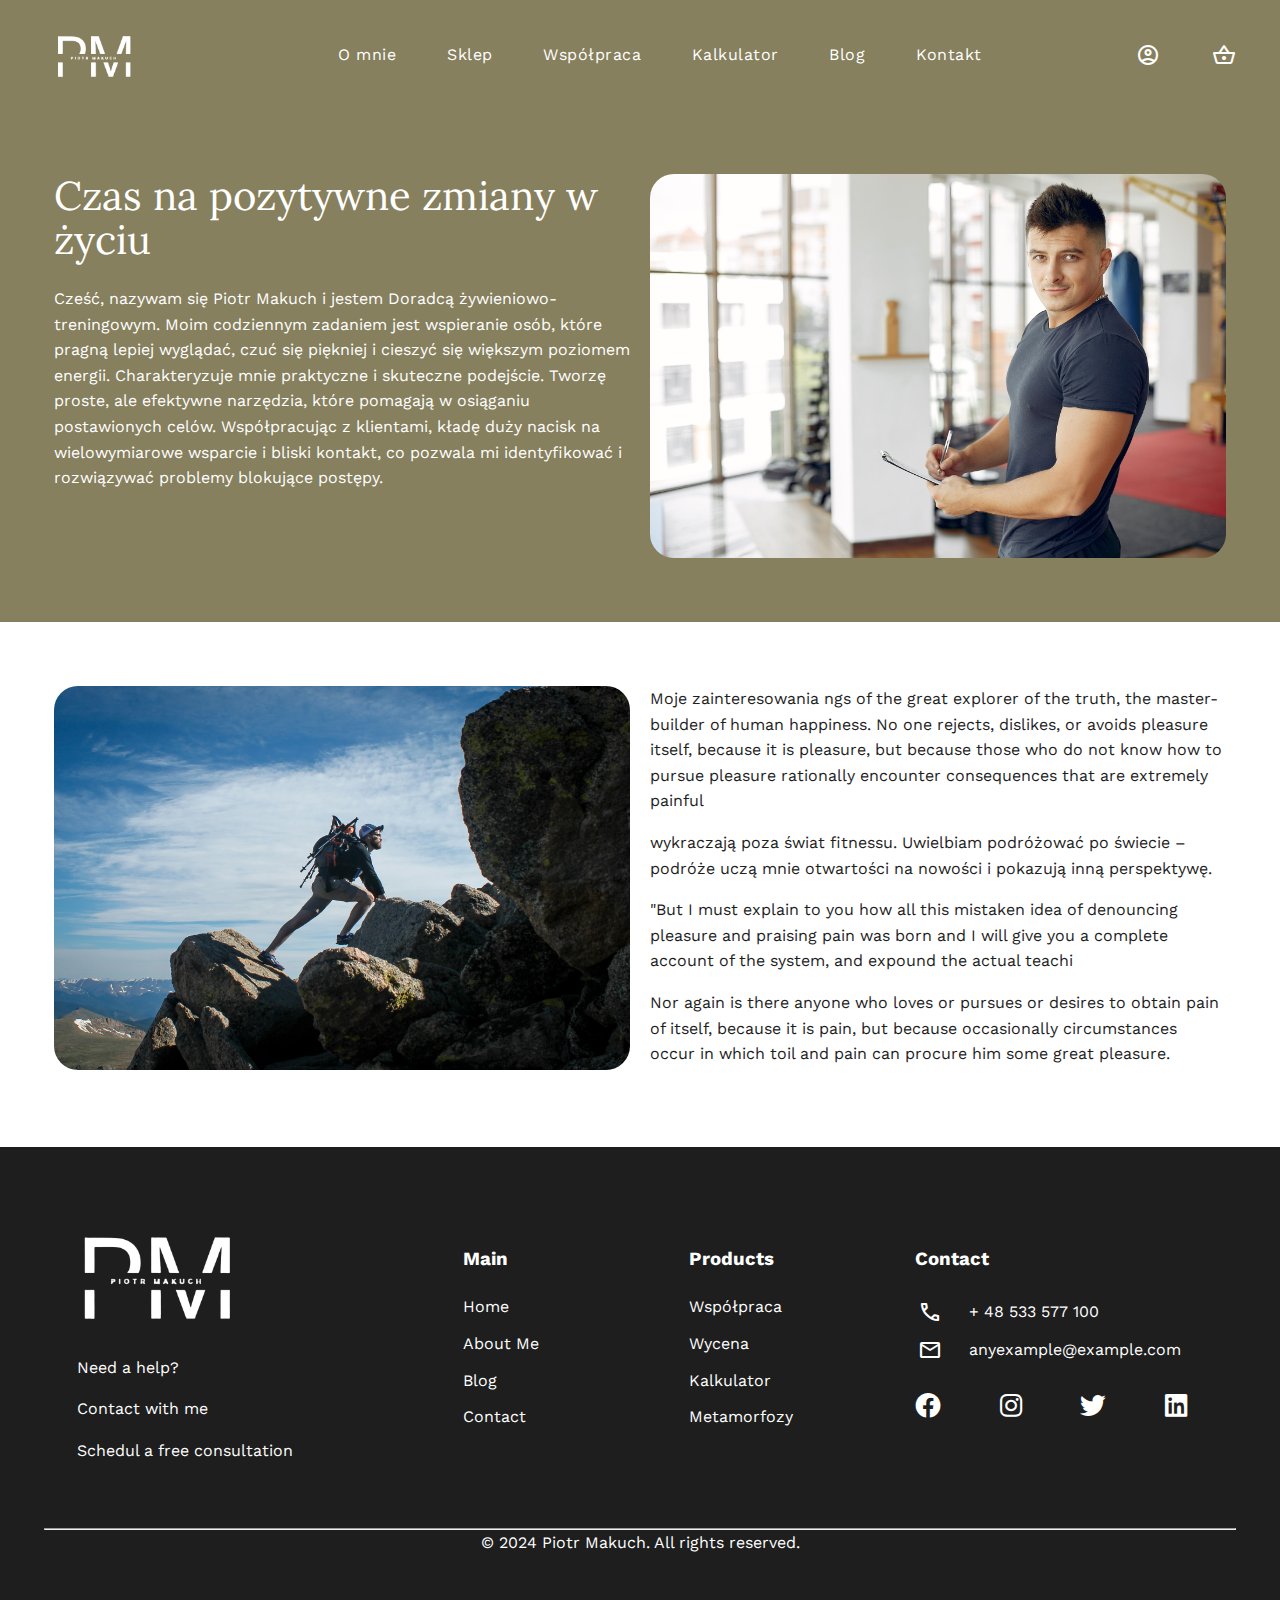
<file: pages/about.html>
<head>

  <title>Piotr Makuch - O mnie</title>

  <link rel="stylesheet" type="text/css" href="/styles/main.css">
  <link rel="stylesheet" type="text/css" href="/styles/about.css">
  
  <link rel="stylesheet" href="https://fonts.googleapis.com/css2?family=Material+Symbols+Outlined:opsz,wght,FILL,GRAD@24,400,0,0" />

  <meta name="viewport" content="width=device-width, initial-scale=1.0">

  <link href="https://fonts.googleapis.com/css2?family=Lora:ital,wght@0,400..700;1,400..700&family=Work+Sans:ital,wght@0,100..900;1,100..900&display=swap" rel="stylesheet">
  <link href="https://fonts.googleapis.com/css2?family=Material+Symbols+Outlined" rel="stylesheet" />

  <link href="https://cdnjs.cloudflare.com/ajax/libs/font-awesome/6.0.0/css/all.min.css" rel="stylesheet">

</head>
<body>
  <header>
    <nav class="navbar navbar-expand-lg navbar-about">
      <div class="container-XXL"> 
        <div class="nav-left-section">
          <a class="navbar-brand" href="/index.html"><img src="/icons/logo/PM_logo_bigger_nobackground_v4.png" class="logo" alt="John Wrestler Fitness Trainer logo"></a>
        </div>
        <div class="nav-middle-section">
          <ul class="navbar-list">
            <li class="navbar-menu-item"><a href="about.html">O mnie</a></li>
            <li class="navbar-menu-item"><a href="shop.html">Sklep</a></li>
            <li class="navbar-menu-item"><a href="coop.html">Współpraca</a></li>
            <li class="navbar-menu-item"><a href="calc.html">Kalkulator</a></li>
            <li class="navbar-menu-item"><a href="blog.html">Blog</a></li>
            <li class="navbar-menu-item"><a href="contact.html">Kontakt</a></li>
          </ul>
        </div>
        <div class="navbar-collapse collapse">
          <a href="#"><div class="material-symbols-outlined size-48">
              menu
            </div></a>
        </div>
        <div class="nav-right-section">
          <div class="nav-card-button"><a href="#">
            <div class="material-symbols-outlined size-24">
            account_circle</div></a>
          </div>
          <div class="nav-card-button"><a href="#">
            <div class="material-symbols-outlined size-24">
          shopping_basket</div></a>
          </div>
        </div>
      </div>
    </nav>
  </header>
  <main>
    <section class="about-me-intro">
      <div class="container-XXL">
        <div class="row justify-content-center">
          <div class="modulo-hero-left-container left-container modulo-container ">
            <div class="modulo-hero_title">
              Czas na pozytywne zmiany w życiu <!--Your time has come or you or you're here because it's your time!-->
            </div>     
            <div class="modulo-hero_desc">
              <p>Cześć, nazywam się Piotr Makuch i jestem Doradcą żywieniowo-treningowym. Moim codziennym zadaniem jest wspieranie osób, które pragną lepiej wyglądać, czuć się piękniej i cieszyć się większym poziomem energii.
                  Charakteryzuje mnie praktyczne i skuteczne podejście.
                  Tworzę proste, ale efektywne narzędzia, które pomagają w osiąganiu postawionych celów. 
                  Współpracując z klientami, kładę duży nacisk na wielowymiarowe wsparcie i bliski kontakt, co pozwala mi identyfikować i rozwiązywać problemy blokujące postępy.</p>
            </div>
          </div>
          <div class="modulo-hero-right-container right-container modulo-container">
            <div class="modulo-hero_img-container img-container"> 
              <img class="modulo-hero-image about-img" src='/images/sports-man-spend-time-morning-gym.jpg' border='0' alt='Nutrional advisor'/>
              </div>
            </div>
          </div>
        </div>
      </div>
    </section>
      <section class="about-offer">
      <div class="container-XXL">
        <div class="row justify-content-center">
          <div class="modulo-hero-left-container left-container">
            <p>Moje zainteresowania ngs of the great explorer of the truth, the master-builder of human happiness. No one rejects, dislikes, or avoids pleasure itself, because it is pleasure, but because those who do not know how to pursue pleasure rationally encounter consequences that are extremely painful</p>wykraczają poza świat fitnessu. Uwielbiam podróżować po świecie – podróże uczą mnie otwartości na nowości i pokazują inną perspektywę.</p>
            <p>"But I must explain to you how all this mistaken idea of denouncing pleasure and praising pain was born and I will give you a complete account of the system, and expound the actual teachi
            <p>Nor again is there anyone who loves or pursues or desires to obtain pain of itself, because it is pain, but because occasionally circumstances occur in which toil and pain can procure him some great pleasure.</p>
          </div>
          <div class="modulo-hero-right-container right-container">
            <div class="img-container">
              <img class="modulo-hero-image" src="/images/climbing-man_2.jpg" alt="climbing-image">
            </div>
            
          </div>
        </div>
        <div class="row justify-content-center">

        </div>
        
      </div>
    </section>
  </main>
  <footer>
    <div class="container-XXL">
      <div class="row justify-cont-spc-between">
        
        <div class="footer-logo-ct footer-ct">
          <img src="/icons/logo/PM_logo_bigger_nobackground_v4.png" alt="John Wrestler Fitness Trainer Logo" class="logo">
          <p>Need a help?</p>
          <p>Contact with me</p>
          <p>Schedul a free consultation</p>
        </div>
        <div class="footer-main-ct footer-ct">
          <h3>Main</h3>
          <ul class="footer-list">
            <li>Home</li>
            <li>About Me</li>
            <li>Blog</li>
            <li>Contact</li>
          </ul>
        </div>
        <div class="footer-prod-ct footer-ct">
          <h3>Products</h3>
          <ul class="footer-list">
            <li>Współpraca</li>
            <li>Wycena</li>
            <li>Kalkulator</li>
            <li>Metamorfozy</li>
          </ul>
        </div>
        <div class="footer-contact-ct footer-ct">
          <h3>Contact</h3>
          <div class="footer-contact__phone">
            <a href="tel: +533577100" class="footer-contact__phone-number">
              <i class="material-symbols-outlined">phone</i>
              <p>+ 48 533 577 100</p>
            </a>
          </div>
          <div class="footer-contact__mail">
            <a href="mailto:example@example.com" class="footer-contact__mail-link">
              <i class="material-symbols-outlined">mail</i>
              <p>anyexample@example.com</p>

            </a>
          </div>
          <div class="footer-contact__soc-med">
            <a href="https://facebook.com" target="_blank" aria-label="Facebook">
              <i class="fa-brands fa-facebook"></i>  
            </a>
            <a href="https://instagram.com" target="_blank" aria-label="Instagram">
              <i class="fa-brands fa-instagram"></i>
            </a>
            <a href="https://twitter.com" target="_blank" aria-label="Twitter">
              <i class="fa-brands fa-twitter"></i>
            </a> 
            <a href="https://linkedin.com" target="_blank" aria-label="Linkedin">
              <i class="fa-brands fa-linkedin"></i>  
            </a>  
          </div>
        </div>
      </div>
      <div class="footer-line"></div>
      <hr>
      <div class="row justify-content-center footer-copyrights"><p>&copy; 2024 Piotr Makuch. All rights reserved.</p></div>
    </div>
    
  </footer>
</body>
</file>
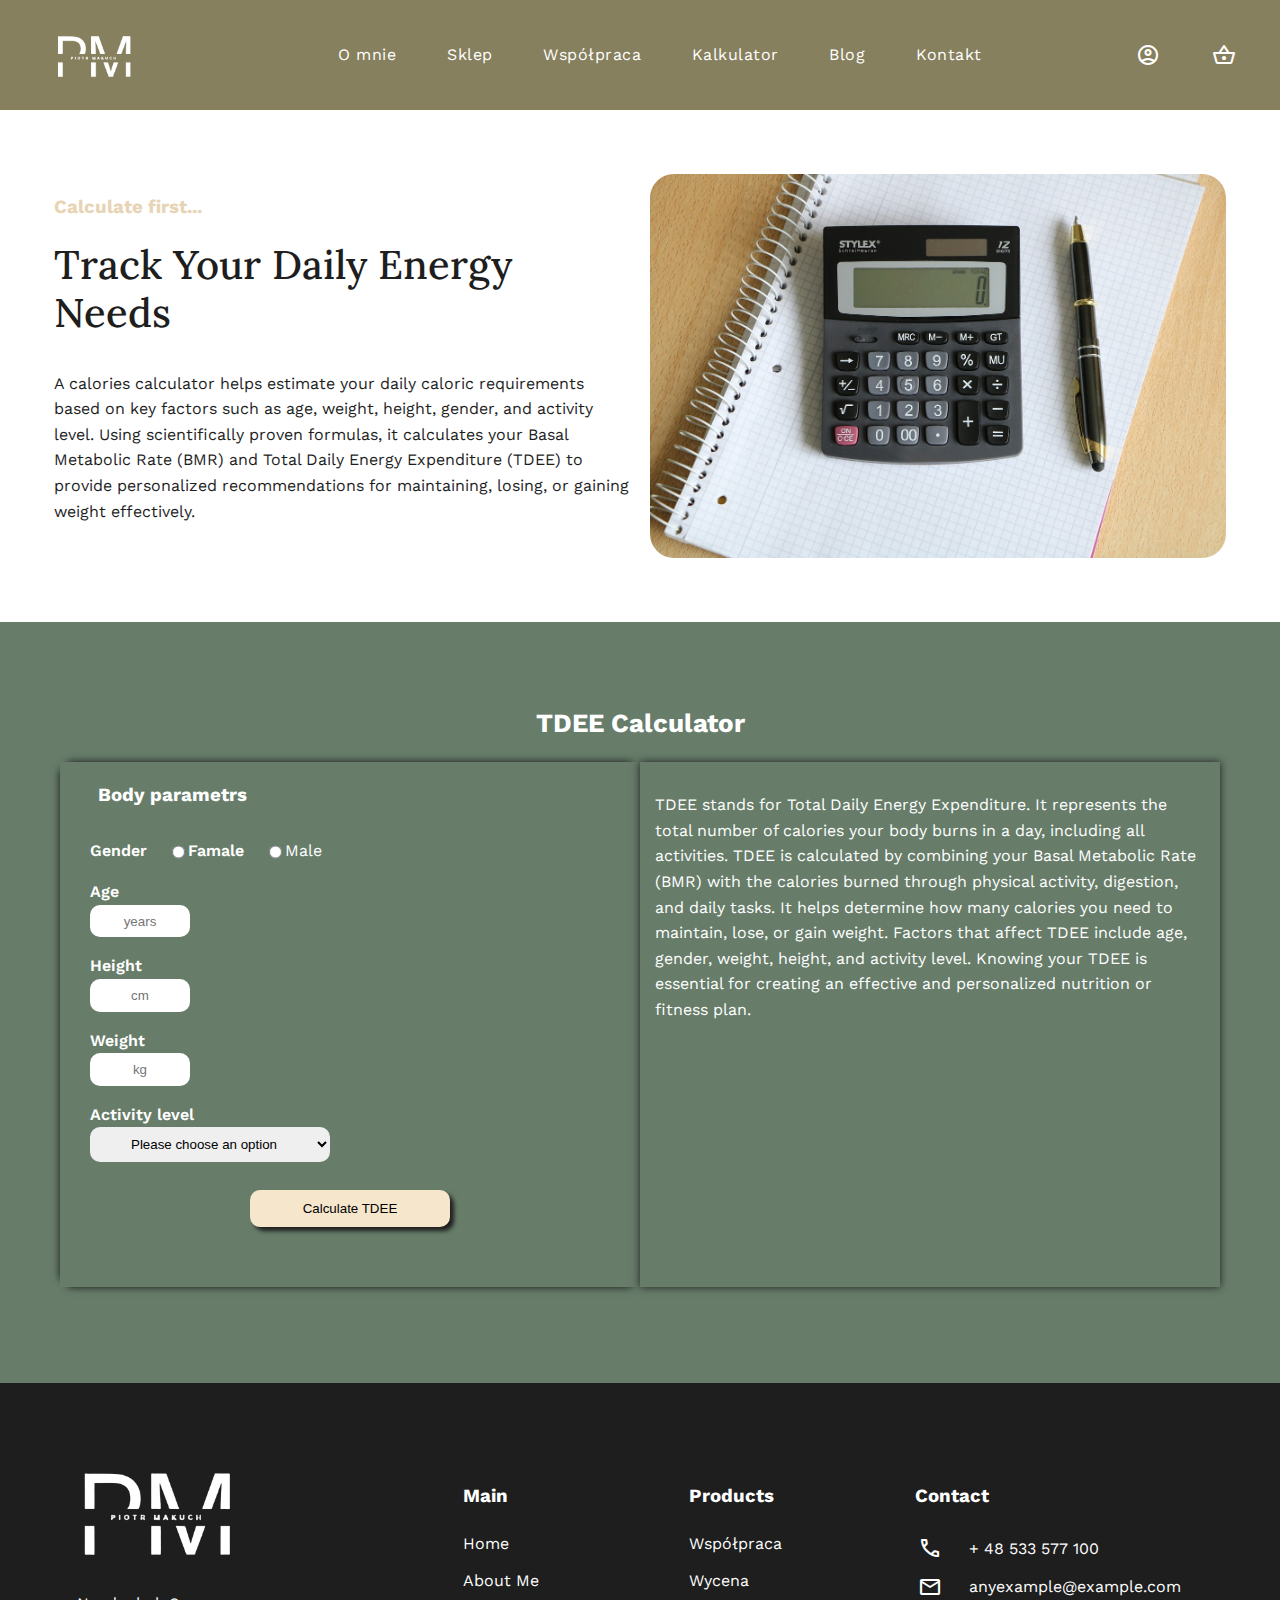
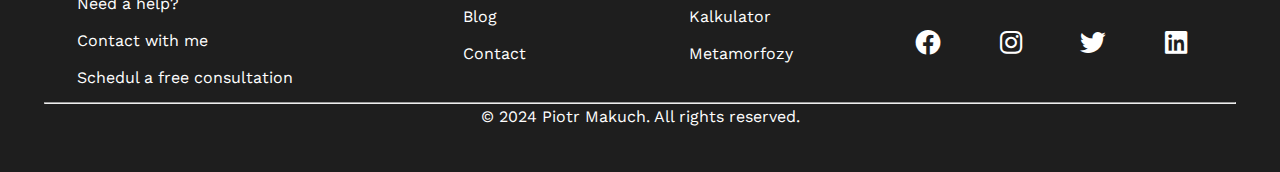
<file: pages/calc.html>
<head>

  <title>Piotr Makuch - Cooperation</title>
  
  <link rel="stylesheet" type="text/css" href="/styles/main.css">
  <link rel="stylesheet" type="text/css" href="/styles/calc.css">
  
  <link rel="stylesheet" href="https://fonts.googleapis.com/css2?family=Material+Symbols+Outlined:opsz,wght,FILL,GRAD@24,400,0,0" />

  <meta name="viewport" content="width=device-width, initial-scale=1.0">

  <link href="https://fonts.googleapis.com/css2?family=Lora:ital,wght@0,400..700;1,400..700&family=Work+Sans:ital,wght@0,100..900;1,100..900&display=swap" rel="stylesheet">
  <link href="https://fonts.googleapis.com/css2?family=Material+Symbols+Outlined" rel="stylesheet" />

  <link href="https://cdnjs.cloudflare.com/ajax/libs/font-awesome/6.0.0/css/all.min.css" rel="stylesheet">

</head>
<body>
  <header>
    <nav class="navbar navbar-expand-lg navbar-about">
      <div class="container-XXL"> 
        <div class="nav-left-section">
          <a class="navbar-brand" href="/index.html"><img src="/icons/logo/PM_logo_bigger_nobackground_v4.png" class="logo" alt="John Wrestler Fitness Trainer logo"></a>
        </div>
        <div class="nav-middle-section">
          <ul class="navbar-list">
            <li class="navbar-menu-item"><a href="about.html">O mnie</a></li>
            <li class="navbar-menu-item"><a href="shop.html">Sklep</a></li>
            <li class="navbar-menu-item"><a href="coop.html">Współpraca</a></li>
            <li class="navbar-menu-item"><a href="calc.html">Kalkulator</a></li>
            <li class="navbar-menu-item"><a href="blog.html">Blog</a></li>
            <li class="navbar-menu-item"><a href="contact.html">Kontakt</a></li>
          </ul>
        </div>
        <div class="navbar-collapse collapse">
          <a href="#"><div class="material-symbols-outlined size-48">
              menu
            </div></a>
        </div>
        <div class="nav-right-section">
          <div class="nav-card-button"><a href="#">
            <div class="material-symbols-outlined size-24">
            account_circle</div></a>
          </div>
          <div class="nav-card-button"><a href="#">
            <div class="material-symbols-outlined size-24">
          shopping_basket</div></a>
          </div>
        </div>
      </div>
    </nav>
  </header>
  <main>
    <section class="coop-entrance">
      <div class="container-XXL">
        <div class="row justify-content-center">
          <div class="modulo-hero-left-container left-container">
            <h3>Calculate first...</h3>
            <h2 class="section-title"> Track Your Daily Energy Needs
            </h2>
            <p> A calories calculator helps estimate your daily caloric requirements based on key factors such as age, weight, height, gender, and activity level. Using scientifically proven formulas, it calculates your Basal Metabolic Rate (BMR) and Total Daily Energy Expenditure (TDEE) to provide personalized recommendations for maintaining, losing, or gaining weight effectively.</p>
          </div>
          <div class="modulo-hero-right-container right-container">
            <div class="img-container">
              <img class="modulo-hero-image" src="../images/calculator1280.jpg" alt="">
            </div>
          </div>
        </div>
      </div>
    </section>
    <section class="coop-modulo">
      <div class="container-XXL">
        <div class="row justify-content-center">
          <h1 class="coop-modulo__title">TDEE Calculator</h1>
        </div>
        <div class="row justify-content-center">
          <div class="home-step-main-box">
            <div class="step-box">
              <div class="step-box-title-ct">
                <h3 class="step-box__title"> Body parametrs
                </h3>
              </div>
              <form action="/submit-form" method="POST" class="coop-boxes-quest-ct">
                <div class="form-container coop-quest__gdr">
                  <div class="form-group justify-left row_dirct">
                    <div class="cpm-input main-label">Gender</div> 
                    <input type="radio" name="gender" id="gender_famale" class="cpm-input">
                    <label for="gender_famale" class="main-label">Famale</label>
                    <input type="radio" name="gender" id="gender_male" class="cpm_input">
                    <label for="gender_male" class="cpm_input">Male</label>
                  </div>
                </div>
                <div class="form-container coop-quest__metric">
                  <div class="form-group">
                    <label for="metric__age" class="cpm-input main-label">Age</label>
                    <input type="text" name="metric" id="metric__age" class="coop-input" placeholder="years" required>
                  </div>
                  <div class="form-group">
                    <label for="metric__height" class="cpm-input main-label">Height</label>
                    <input type="text" name="metric" id="metric__height" class="coop-input" placeholder="cm" required>
                  </div>
                  <div class="form-group">
                    <label for="metric__weight" class="cpm-input main-label">Weight</label>
                    <input type="text" name="metric" id="metric__weight" class="coop-input" placeholder="kg" required>
                  </div>
                  <div class="form-group activity_select_form">
                    <label for="activity_lvl" class="cpm-input main-label">Activity level</label>
                    <select name="metric" id="activity_lvl" class="coop-input select_form" required>
                      <option value="">Please choose an option</option>
                      <option value="1.2">Sedentary (little or no excercise)</option>
                      <option value="1.375">Lightly active (light exercise 1–3 days/week)</option>
                      <option value="1.55">Moderately active (moderately exercise 3–5 days/week)</option>
                      <option value="1.75">Very active (hard exercise 6-7 days/week)</option>
                      <option value="1.9">Extra active (very hard exercise + physical job)</option>
                    </select>
                  </div>
                </div>
                <div class="calc-btn-ctn">
                  <button class="home-step-button">
                    Calculate TDEE
                  </button>
                </div>
              </form>
            </div>
          </div>  
          <div class="home-step-main-box">
            <p> TDEE stands for Total Daily Energy Expenditure. It represents the total number of calories your body burns in a day, including all activities. TDEE is calculated by combining your Basal Metabolic Rate (BMR) with the calories burned through physical activity, digestion, and daily tasks. It helps determine how many calories you need to maintain, lose, or gain weight. Factors that affect TDEE include age, gender, weight, height, and activity level. Knowing your TDEE is essential for creating an effective and personalized nutrition or fitness plan.</p>
          </div>        
        </div>
      </div>
    </section>
  </main>
  <footer>
    <div class="container-XXL">
      <div class="row justify-cont-spc-between">
        
        <div class="footer-logo-ct footer-ct">
          <img src="/icons/logo/PM_logo_bigger_nobackground_v4.png" alt="John Wrestler Fitness Trainer Logo" class="logo">
          <p>Need a help?</p>
          <p>Contact with me</p>
          <p>Schedul a free consultation</p>
        </div>
        <div class="footer-main-ct footer-ct">
          <h3>Main</h3>
          <ul class="footer-list">
            <li>Home</li>
            <li>About Me</li>
            <li>Blog</li>
            <li>Contact</li>
          </ul>
        </div>
        <div class="footer-prod-ct footer-ct">
          <h3>Products</h3>
          <ul class="footer-list">
            <li>Współpraca</li>
            <li>Wycena</li>
            <li>Kalkulator</li>
            <li>Metamorfozy</li>
          </ul>
        </div>
        <div class="footer-contact-ct footer-ct">
          <h3>Contact</h3>
          <div class="footer-contact__phone">
            <a href="tel: +533577100" class="footer-contact__phone-number">
              <i class="material-symbols-outlined">phone</i>
              <p>+ 48 533 577 100</p>
            </a>
          </div>
          <div class="footer-contact__mail">
            <a href="mailto:example@example.com" class="footer-contact__mail-link">
              <i class="material-symbols-outlined">mail</i>
              <p>anyexample@example.com</p>

            </a>
          </div>
          <div class="footer-contact__soc-med">
            <a href="https://facebook.com" target="_blank" aria-label="Facebook">
              <i class="fa-brands fa-facebook"></i>  
            </a>
            <a href="https://instagram.com" target="_blank" aria-label="Instagram">
              <i class="fa-brands fa-instagram"></i>
            </a>
            <a href="https://twitter.com" target="_blank" aria-label="Twitter">
              <i class="fa-brands fa-twitter"></i>
            </a> 
            <a href="https://linkedin.com" target="_blank" aria-label="Linkedin">
              <i class="fa-brands fa-linkedin"></i>  
            </a>  
          </div>
        </div>
      </div>
      <div class="footer-line"></div>
      <hr>
      <div class="row justify-content-center footer-copyrights"><p>&copy; 2024 Piotr Makuch. All rights reserved.</p></div>
    </div>
    
  </footer>
</body>
</file>
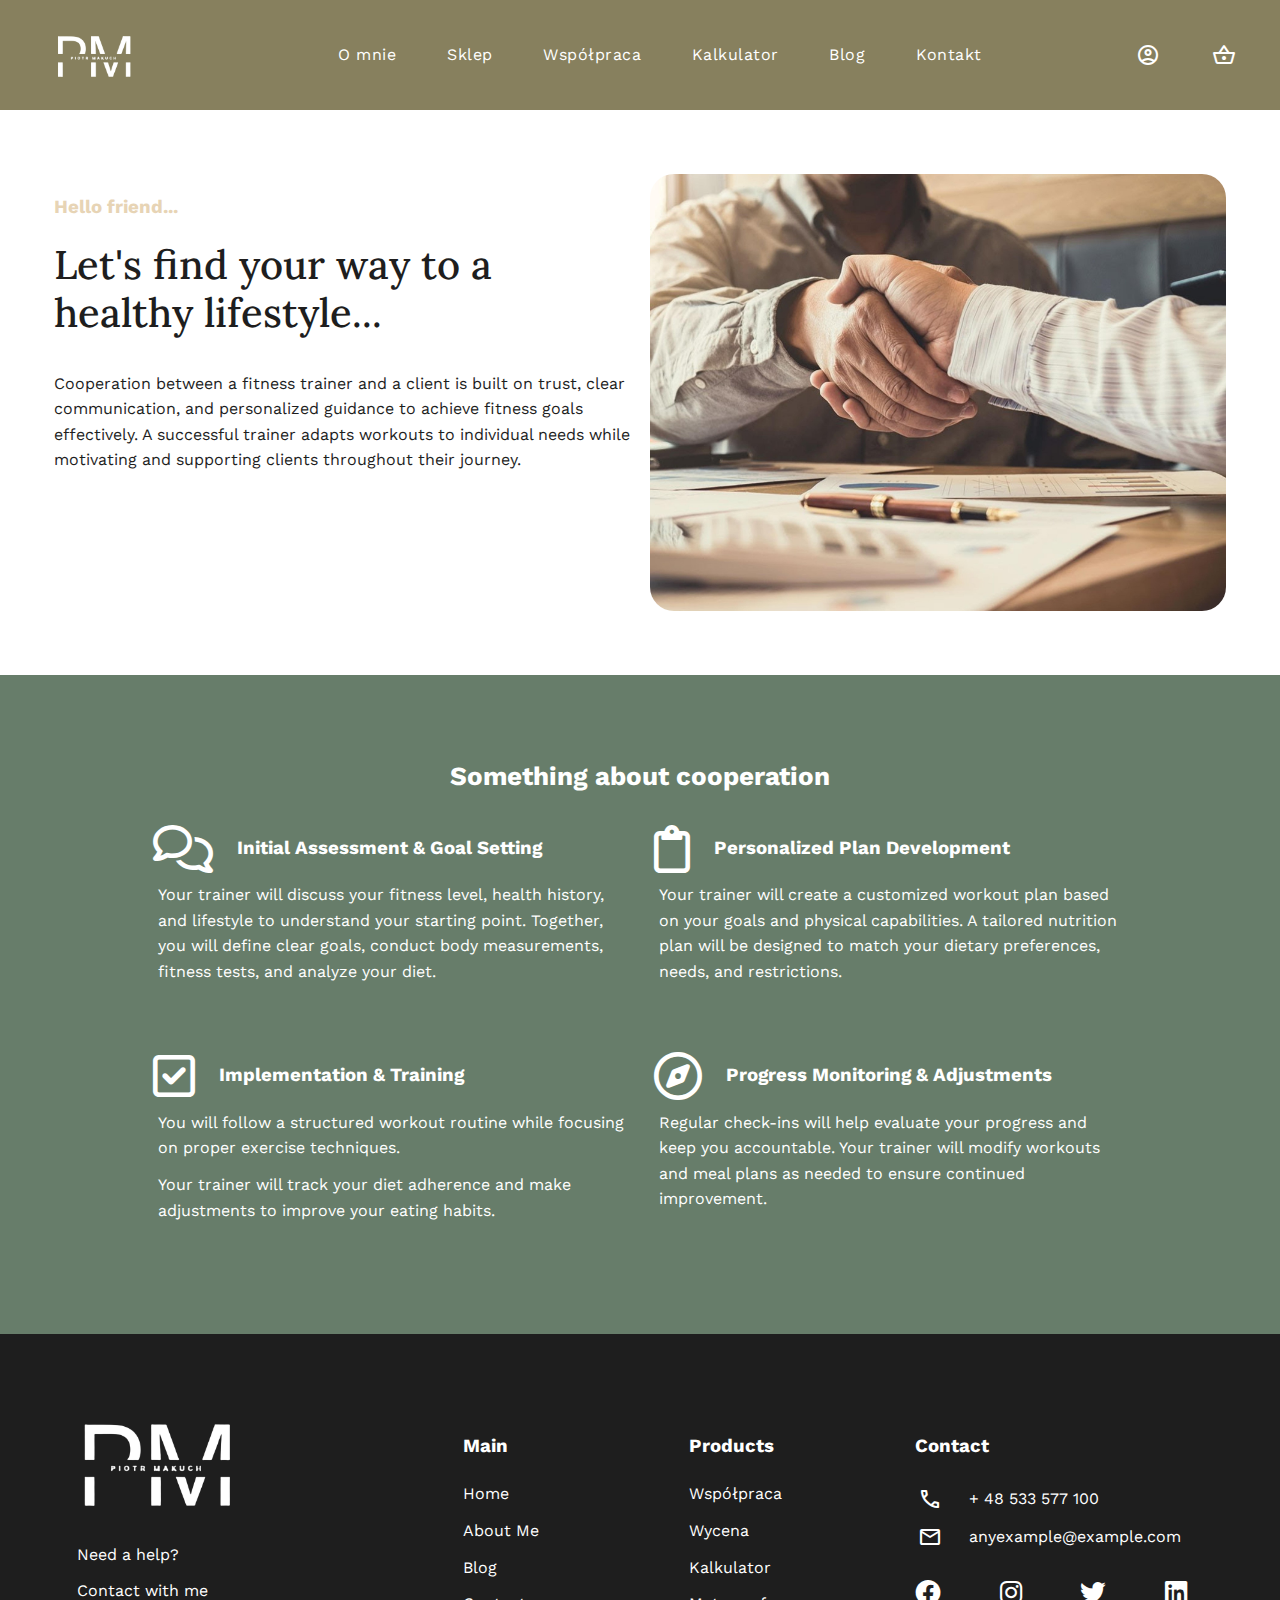
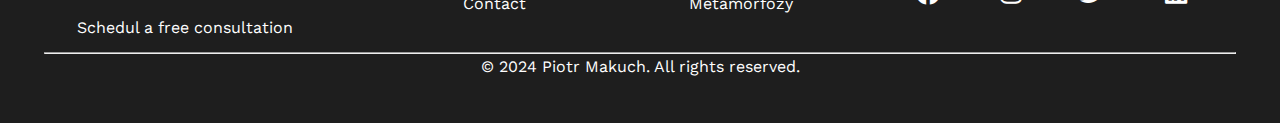
<file: pages/coop.html>
<head>

  <title>Piotr Makuch - Cooperation</title>
  
  <link rel="stylesheet" type="text/css" href="/styles/main.css">
  <link rel="stylesheet" type="text/css" href="/styles/coop.css">
  
  <link rel="stylesheet" href="https://fonts.googleapis.com/css2?family=Material+Symbols+Outlined:opsz,wght,FILL,GRAD@24,400,0,0" />

  <meta name="viewport" content="width=device-width, initial-scale=1.0">

  <link href="https://fonts.googleapis.com/css2?family=Lora:ital,wght@0,400..700;1,400..700&family=Work+Sans:ital,wght@0,100..900;1,100..900&display=swap" rel="stylesheet">
  <link href="https://fonts.googleapis.com/css2?family=Material+Symbols+Outlined" rel="stylesheet" />

  <link href="https://cdnjs.cloudflare.com/ajax/libs/font-awesome/6.0.0/css/all.min.css" rel="stylesheet">

</head>
<body>
  <header>
    <nav class="navbar navbar-expand-lg navbar-about">
      <div class="container-XXL"> 
        <div class="nav-left-section">
          <a class="navbar-brand" href="/index.html"><img src="/icons/logo/PM_logo_bigger_nobackground_v4.png" class="logo" alt="John Wrestler Fitness Trainer logo"></a>
        </div>
        <div class="nav-middle-section">
          <ul class="navbar-list">
            <li class="navbar-menu-item"><a href="about.html">O mnie</a></li>
            <li class="navbar-menu-item"><a href="shop.html">Sklep</a></li>
            <li class="navbar-menu-item"><a href="coop.html">Współpraca</a></li>
            <li class="navbar-menu-item"><a href="calc.html">Kalkulator</a></li>
            <li class="navbar-menu-item"><a href="blog.html">Blog</a></li>
            <li class="navbar-menu-item"><a href="contact.html">Kontakt</a></li>
          </ul>
        </div>
        <div class="navbar-collapse collapse">
          <a href="#"><div class="material-symbols-outlined size-48">
              menu
            </div></a>
        </div>
        <div class="nav-right-section">
          <div class="nav-card-button"><a href="#">
            <div class="material-symbols-outlined size-24">
            account_circle</div></a>
          </div>
          <div class="nav-card-button"><a href="#">
            <div class="material-symbols-outlined size-24">
          shopping_basket</div></a>
          </div>
        </div>
      </div>
    </nav>
  </header>
  <main>
    <section class="coop-entrance">
      <div class="container-XXL">
        <div class="row justify-content-center">
          <div class="modulo-hero-left-container left-container">
            <h3>Hello friend...</h3>
            <h2 class="section-title"> Let's find your way to a healthy lifestyle...</h2>
            <p> Cooperation between a fitness trainer and a client is built on trust, clear communication, and personalized guidance to achieve fitness goals effectively. A successful trainer adapts workouts to individual needs while motivating and supporting clients throughout their journey.</p>
          </div>
          <div class="modulo-hero-right-container right-container">
            <div class="img-container">
              <img class="modulo-hero-image" src="../images/coop_deal2.jpg" alt="">
            </div>
          </div>
        </div>
      </div>
    </section>
    <section class="coop-modulo">
      <div class="container-XXL">
        <div class="row justify-content-center">
          <h1 class="coop-modulo__title">Something about cooperation</h1>
        </div>
        <div class="row justify-content-center">
          <div class="home-step-main-box">
            <div class="step-box">
              <div class="step-box-title-ct">
                <div class="step-box-title__icon-ct">
                  <i class="step-box__icon fa-regular fa-comments "></i>
                </div>
                <h3 class="step-box__title"> Initial Assessment & Goal Setting
                </h3>
              </div>
              <div class="step-box-thumb">
              <div class="products__boxes-desc__txt">
                  <p>Your trainer will discuss your fitness level, health history, and lifestyle to understand your starting point.
                    Together, you will define clear goals, conduct body measurements, fitness tests, and analyze your diet.</p>
              </div>
              </div>
            </div>
          </div>          
          <div class="home-step-main-box">
            <div class="step-box">
              <div class="step-box-title-ct">
                <div class="step-box-title__icon-ct">
                  <i class="step-box__icon fa-regular fa-clipboard"></i>
                </div>
                <h3 class="step-box__title"> Personalized Plan Development
                </h3>
              </div>
              <div class="step-box-thumb">
              <div class="products__boxes-desc__txt">
                  <p>Your trainer will create a customized workout plan based on your goals and physical capabilities.
                    A tailored nutrition plan will be designed to match your dietary preferences, needs, and restrictions.
                  </p>
              </div>
              </div>
            </div>
          </div>          
          <div class="home-step-main-box">
            <div class="step-box">
              <div class="step-box-title-ct">
                <div class="step-box-title__icon-ct">
                  <i class="step-box__icon fa-regular fa-square-check"></i>
                </div>
                <h3 class="step-box__title"> Implementation & Training
                </h3>
              </div>
              <div class="step-box-thumb">
              <div class="products__boxes-desc__txt">
                  <p>You will follow a structured workout routine while focusing on proper exercise techniques.</p>
                  Your trainer will track your diet adherence and make adjustments to improve your eating habits.
              </div>
              </div>
            </div>
          </div>          
          <div class="home-step-main-box">
            <div class="step-box">
              <div class="step-box-title-ct">
                <div class="step-box-title__icon-ct">
                  <i class="step-box__icon fa-regular fa-compass"></i>
                </div>
                <h3 class="step-box__title"> Progress Monitoring & Adjustments
                </h3>
              </div>
              <div class="step-box-thumb">
              <div class="products__boxes-desc__txt">
                  <p>Regular check-ins will help evaluate your progress and keep you accountable.
                    Your trainer will modify workouts and meal plans as needed to ensure continued improvement.
                  </p>
              </div>
              </div>
            </div>
          </div>          
        </div>
      </div>
    </section>
  </main>
  <footer>
    <div class="container-XXL">
      <div class="row justify-cont-spc-between">
        
        <div class="footer-logo-ct footer-ct">
          <img src="/icons/logo/PM_logo_bigger_nobackground_v4.png" alt="John Wrestler Fitness Trainer Logo" class="logo">
          <p>Need a help?</p>
          <p>Contact with me</p>
          <p>Schedul a free consultation</p>
        </div>
        <div class="footer-main-ct footer-ct">
          <h3>Main</h3>
          <ul class="footer-list">
            <li>Home</li>
            <li>About Me</li>
            <li>Blog</li>
            <li>Contact</li>
          </ul>
        </div>
        <div class="footer-prod-ct footer-ct">
          <h3>Products</h3>
          <ul class="footer-list">
            <li>Współpraca</li>
            <li>Wycena</li>
            <li>Kalkulator</li>
            <li>Metamorfozy</li>
          </ul>
        </div>
        <div class="footer-contact-ct footer-ct">
          <h3>Contact</h3>
          <div class="footer-contact__phone">
            <a href="tel: +533577100" class="footer-contact__phone-number">
              <i class="material-symbols-outlined">phone</i>
              <p>+ 48 533 577 100</p>
            </a>
          </div>
          <div class="footer-contact__mail">
            <a href="mailto:example@example.com" class="footer-contact__mail-link">
              <i class="material-symbols-outlined">mail</i>
              <p>anyexample@example.com</p>

            </a>
          </div>
          <div class="footer-contact__soc-med">
            <a href="https://facebook.com" target="_blank" aria-label="Facebook">
              <i class="fa-brands fa-facebook"></i>  
            </a>
            <a href="https://instagram.com" target="_blank" aria-label="Instagram">
              <i class="fa-brands fa-instagram"></i>
            </a>
            <a href="https://twitter.com" target="_blank" aria-label="Twitter">
              <i class="fa-brands fa-twitter"></i>
            </a> 
            <a href="https://linkedin.com" target="_blank" aria-label="Linkedin">
              <i class="fa-brands fa-linkedin"></i>  
            </a>  
          </div>
        </div>
      </div>
      <div class="footer-line"></div>
      <hr>
      <div class="row justify-content-center footer-copyrights"><p>&copy; 2024 Piotr Makuch. All rights reserved.</p></div>
    </div>
    
  </footer>
</body>
</file>
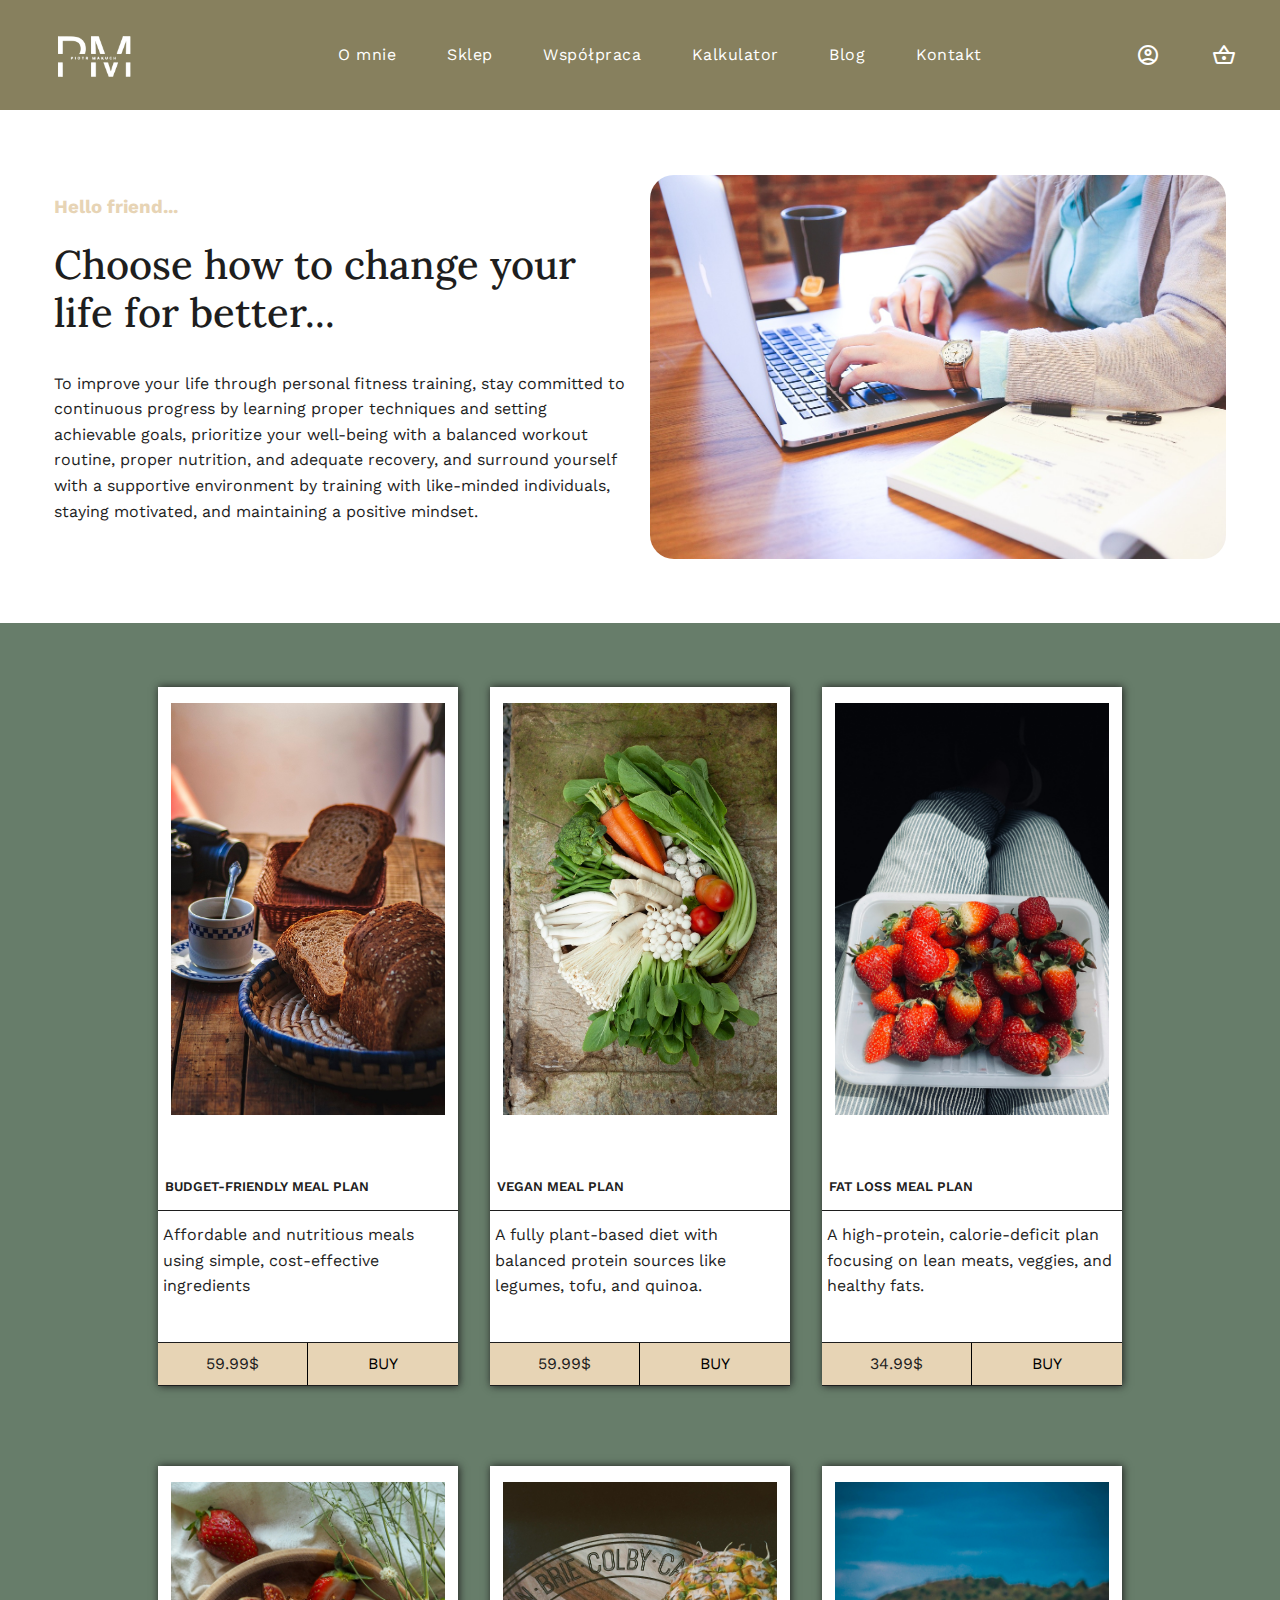
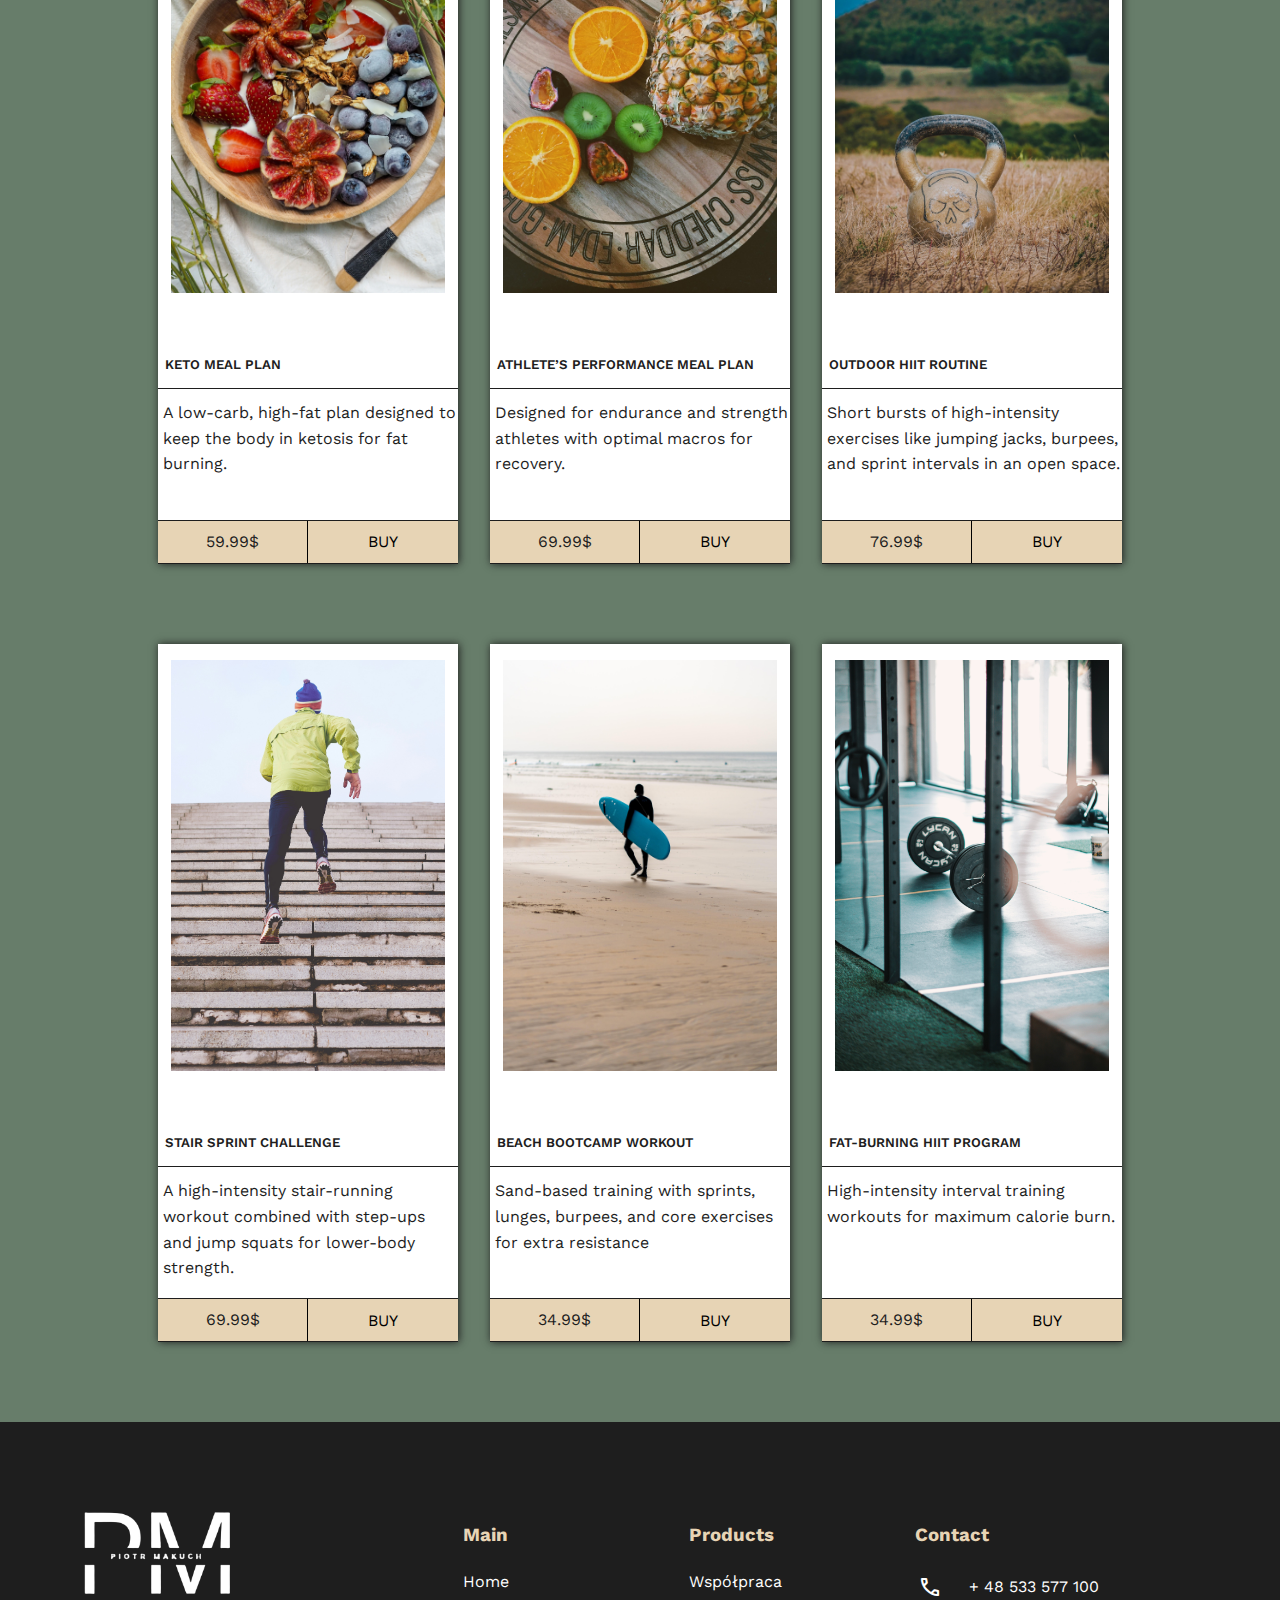
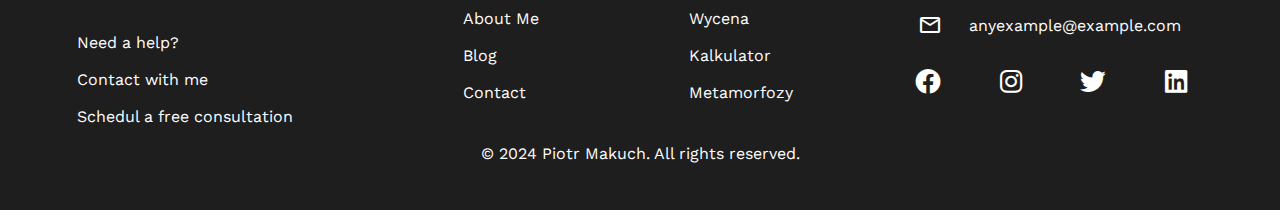
<file: pages/shop.html>
<head>

  <title>Piotr Makuch - Sklep</title>
  
  <link rel="stylesheet" type="text/css" href="/styles/main.css">
  <link rel="stylesheet" type="text/css" href="/styles/shop.css">
  
  <link rel="stylesheet" href="https://fonts.googleapis.com/css2?family=Material+Symbols+Outlined:opsz,wght,FILL,GRAD@24,400,0,0" />

  <meta name="viewport" content="width=device-width, initial-scale=1.0">

  <link href="https://fonts.googleapis.com/css2?family=Lora:ital,wght@0,400..700;1,400..700&family=Work+Sans:ital,wght@0,100..900;1,100..900&display=swap" rel="stylesheet">
  <link href="https://fonts.googleapis.com/css2?family=Material+Symbols+Outlined" rel="stylesheet" />

  <link href="https://cdnjs.cloudflare.com/ajax/libs/font-awesome/6.0.0/css/all.min.css" rel="stylesheet">

</head>
<body>
  <header>
    <nav class="navbar navbar-expand-lg navbar-about">
      <div class="container-XXL"> 
        <div class="nav-left-section">
          <a class="navbar-brand" href="/index.html"><img src="/icons/logo/PM_logo_bigger_nobackground_v4.png" class="logo" alt="John Wrestler Fitness Trainer logo"></a>
        </div>
        <div class="nav-middle-section">
          <ul class="navbar-list">
            <li class="navbar-menu-item"><a href="about.html">O mnie</a></li>
            <li class="navbar-menu-item"><a href="shop.html">Sklep</a></li>
            <li class="navbar-menu-item"><a href="coop.html">Współpraca</a></li>
            <li class="navbar-menu-item"><a href="calc.html">Kalkulator</a></li>
            <li class="navbar-menu-item"><a href="blog.html">Blog</a></li>
            <li class="navbar-menu-item"><a href="contact.html">Kontakt</a></li>
          </ul>
        </div>
        <div class="navbar-collapse collapse">
          <a href="#"><div class="material-symbols-outlined size-48">
              menu
            </div></a>
        </div>
        <div class="nav-right-section">
          <div class="nav-card-button"><a href="#">
            <div class="material-symbols-outlined size-24">
            account_circle</div></a>
          </div>
          <div class="nav-card-button"><a href="#">
            <div class="material-symbols-outlined size-24">
          shopping_basket</div></a>
          </div>
        </div>
      </div>
    </nav>
  </header>
  <main>
    <section class="shop-entrance">
      <div class="container-XXL">
        <div class="row justify-content-center">
          <div class="modulo-hero-left-container left-container">
            <h3>Hello friend...</h3>
            <h2 class="section-title"> Choose how to change your life for better...</h2>
            <div class="section-title__disc"><p>To improve your life through personal fitness training, stay committed to continuous progress by learning proper techniques and setting achievable goals, prioritize your well-being with a balanced workout routine, proper nutrition, and adequate recovery, and surround yourself with a supportive environment by training with like-minded individuals, staying motivated, and maintaining a positive mindset.</p></div>
          </div>
          <div class="modulo-hero-right-container right-container">
            <div class="img-container">
              <img class="modulo-hero-image" src="/images/typing.jpg" alt="">
            </div>
          </div>
        </div>
      </div>
    </section>
    <section class="shop-products__container">
      <div class="container-XXL">
        <div class="row justify-content-center">
          <div class="shop-product__main-box">
            <div class="products__boxes">
              <div class="products__boxes-image">
                <img src='/images/shop_box_images.jpg' alt="initial consultation">
              </div>
              <div class="products__boxes-desc">
                <h5 class="products__boxes-desc__title">Budget-Friendly Meal Plan</h5>
                <hr>
                <div class="products__boxes-desc__txt">
                  <p>Affordable and nutritious meals using simple, cost-effective ingredients</p>
                </div>
                <hr>
                <div class="products__boxes-desc__buy-cont">
                  <div class="products__boxes-desc__price">59.99$</div>
                  <div class="vertical-line"></div>
                  <div class="products__boxes-desc__button-container">
                    <button class="shop_product_button">Buy</button>
                  </div>
                </div>
                <hr>
              </div>
            </div>
          </div>
          <div class="shop-product__main-box">
            <div class="products__boxes">
              <div class="products__boxes-image">
                <img src='/images/shop_box_images44.jpg' alt="initial consultation">
              </div>
              <div class="products__boxes-desc">
                <h5 class="products__boxes-desc__title">Vegan Meal Plan</h5>
                <hr>
                <div class="products__boxes-desc__txt">
                  <p>A fully plant-based diet with balanced protein sources like legumes, tofu, and quinoa.</p>
                </div>
                <hr>
                <div class="products__boxes-desc__buy-cont">
                  <div class="products__boxes-desc__price">59.99$</div>
                  <div class="vertical-line"></div>
                  <div class="products__boxes-desc__button-container">
                    <button class="shop_product_button">Buy</button>
                  </div>
                </div>
                <hr>
              </div>
            </div>
          </div>
          
          <div class="shop-product__main-box">
            <div class="products__boxes">
              <div class="products__boxes-image">
                <img src='/images/shop_box_images6.jpg' alt="initial consultation">
              </div>
              <div class="products__boxes-desc">
                <h5 class="products__boxes-desc__title">Fat Loss Meal Plan</h5>
                <hr>
                <div class="products__boxes-desc__txt">
                  <p>A high-protein, calorie-deficit plan focusing on lean meats, veggies, and healthy fats.</p>
                </div>
                <hr>
                <div class="products__boxes-desc__buy-cont">
                  <div class="products__boxes-desc__price">34.99$</div>
                  <div class="vertical-line"></div>
                  <div class="products__boxes-desc__button-container">
                    <button class="shop_product_button">Buy</button>
                  </div>
                </div>
                <hr>
              </div>
            </div>
          </div>
          <div class="shop-product__main-box">
            <div class="products__boxes">
              <div class="products__boxes-image">
                <img src='/images/shop_box_images7.jpg' alt="initial consultation">
              </div>
              <div class="products__boxes-desc">
                <h5 class="products__boxes-desc__title">Keto Meal Plan</h5>
                <hr>
                <div class="products__boxes-desc__txt">
                  <p>A low-carb, high-fat plan designed to keep the body in ketosis for fat burning.</p>
                </div>
                <hr>
                <div class="products__boxes-desc__buy-cont">
                  <div class="products__boxes-desc__price">59.99$</div>
                  <div class="vertical-line"></div>
                  <div class="products__boxes-desc__button-container">
                    <button class="shop_product_button">Buy</button>
                  </div>
                </div>
                <hr>
              </div>
            </div>
          </div>
          <div class="shop-product__main-box">
            <div class="products__boxes">
              <div class="products__boxes-image">
                <img src='/images/shop_box_images9.jpg' alt="initial consultation">
              </div>
              <div class="products__boxes-desc">
                <h5 class="products__boxes-desc__title">Athlete’s Performance Meal Plan</h5>
                <hr>
                <div class="products__boxes-desc__txt">
                  <p>Designed for endurance and strength athletes with optimal macros for recovery.</p>
                </div>
                <hr>
                <div class="products__boxes-desc__buy-cont">
                  <div class="products__boxes-desc__price">69.99$</div>
                  <div class="vertical-line"></div>
                  <div class="products__boxes-desc__button-container">
                    <button class="shop_product_button">Buy</button>
                  </div>
                </div>
                <hr>
              </div>
            </div>
          </div>
          <div class="shop-product__main-box">
            <div class="products__boxes">
              <div class="products__boxes-image">
                <img src='/images/shop_box_images10.jpg' alt="initial consultation">
              </div>
              <div class="products__boxes-desc">
                <h5 class="products__boxes-desc__title">Outdoor HIIT Routine</h5>
                <hr>
                <div class="products__boxes-desc__txt">
                  <p>Short bursts of high-intensity exercises like jumping jacks, burpees, and sprint intervals in an open space.</p>
                </div>
                <hr>
                <div class="products__boxes-desc__buy-cont">
                  <div class="products__boxes-desc__price">76.99$</div>
                  <div class="vertical-line"></div>
                  <div class="products__boxes-desc__button-container">
                    <button class="shop_product_button">Buy</button>
                  </div>
                </div>
                <hr>
              </div>
            </div>
          </div>
          <div class="shop-product__main-box">
            <div class="products__boxes">
              <div class="products__boxes-image">
                <img src='/images/shop_box_images2.jpg' alt="initial consultation">
              </div>
              <div class="products__boxes-desc">
                <h5 class="products__boxes-desc__title">Stair Sprint Challenge</h5>
                <hr>
                <div class="products__boxes-desc__txt">
                  <p>A high-intensity stair-running workout combined with step-ups and jump squats for lower-body strength.</p>
                </div>
                <hr>
                <div class="products__boxes-desc__buy-cont">
                  <div class="products__boxes-desc__price">69.99$</div>
                  <div class="vertical-line"></div>
                  <div class="products__boxes-desc__button-container">
                    <button class="shop_product_button">Buy</button>
                  </div>
                </div>
                <hr>
              </div>
            </div>
          </div>
          <div class="shop-product__main-box">
            <div class="products__boxes">
              <div class="products__boxes-image">
                <img src='/images/shop_box_images3.jpg' alt="initial consultation">
              </div>
              <div class="products__boxes-desc">
                <h5 class="products__boxes-desc__title">Beach Bootcamp Workout</h5>
                <hr>
                <div class="products__boxes-desc__txt">
                  <p>Sand-based training with sprints, lunges, burpees, and core exercises for extra resistance</p>
                </div>
                <hr>
                <div class="products__boxes-desc__buy-cont">
                  <div class="products__boxes-desc__price">34.99$</div>
                  <div class="vertical-line"></div>
                  <div class="products__boxes-desc__button-container">
                    <button class="shop_product_button">Buy</button>
                  </div>
                </div>
                <hr>
              </div>
            </div>
          </div>
          <div class="shop-product__main-box">
            <div class="products__boxes">
              <div class="products__boxes-image">
                <img src='/images/shop_box_images5.jpg' alt="initial consultation">
              </div>
              <div class="products__boxes-desc">
                <h5 class="products__boxes-desc__title">Fat-Burning HIIT Program</h5>
                <hr>
                <div class="products__boxes-desc__txt">
                  <p>High-intensity interval training workouts for maximum calorie burn.</p>
                </div>
                <hr>
                <div class="products__boxes-desc__buy-cont">
                  <div class="products__boxes-desc__price">34.99$</div>
                  <div class="vertical-line"></div>
                  <div class="products__boxes-desc__button-container">
                    <button class="shop_product_button">Buy</button>
                  </div>
                </div>
                <hr>
              </div>
            </div>
          </div>
        </div>
      </div>
    </section>
  </main>
  <footer>
    <div class="container-XXL">
      <div class="row justify-cont-spc-between">
        
        <div class="footer-logo-ct footer-ct">
          <img src="/icons/logo/PM_logo_bigger_nobackground_v4.png" alt="John Wrestler Fitness Trainer Logo" class="logo">
          <p>Need a help?</p>
          <p>Contact with me</p>
          <p>Schedul a free consultation</p>
        </div>
        <div class="footer-main-ct footer-ct">
          <h3>Main</h3>
          <ul class="footer-list">
            <li>Home</li>
            <li>About Me</li>
            <li>Blog</li>
            <li>Contact</li>
          </ul>
        </div>
        <div class="footer-prod-ct footer-ct">
          <h3>Products</h3>
          <ul class="footer-list">
            <li>Współpraca</li>
            <li>Wycena</li>
            <li>Kalkulator</li>
            <li>Metamorfozy</li>
          </ul>
        </div>
        <div class="footer-contact-ct footer-ct">
          <h3>Contact</h3>
          <div class="footer-contact__phone">
            <a href="tel: +533577100" class="footer-contact__phone-number">
              <i class="material-symbols-outlined">phone</i>
              <p>+ 48 533 577 100</p>
            </a>
          </div>
          <div class="footer-contact__mail">
            <a href="mailto:example@example.com" class="footer-contact__mail-link">
              <i class="material-symbols-outlined">mail</i>
              <p>anyexample@example.com</p>

            </a>
          </div>
          <div class="footer-contact__soc-med">
            <a href="https://facebook.com" target="_blank" aria-label="Facebook">
              <i class="fa-brands fa-facebook"></i>  
            </a>
            <a href="https://instagram.com" target="_blank" aria-label="Instagram">
              <i class="fa-brands fa-instagram"></i>
            </a>
            <a href="https://twitter.com" target="_blank" aria-label="Twitter">
              <i class="fa-brands fa-twitter"></i>
            </a> 
            <a href="https://linkedin.com" target="_blank" aria-label="Linkedin">
              <i class="fa-brands fa-linkedin"></i>  
            </a>  
          </div>
        </div>
      </div>
      <div class="footer-line"></div>
      <hr>
      <div class="row justify-content-center footer-copyrights"><p>&copy; 2024 Piotr Makuch. All rights reserved.</p></div>
    </div>
    
  </footer>
</body>
</file>
<file: styles/main.css>
/*
html {
  --main-theme-color:  rgb(17,83,57);
  --dark-green-theme-color: rgba(23,27,25,0.5);
  --home-step-body-background: white;
  --theme-color-black: #1E1E1E;
  --theme-color-white: #FFFFFF;
  --main-light-gray: #FFF;
  --navbar-menu-item-hover: rgb(13, 45, 30);
  --step-box-main-theme: white;
  --step-box-button: rgb(190, 144, 108);
  --home-review-comment-container-color: rgb(238, 238, 238);
  --home-cooper-background: rgb(185, 148, 112);
  --dark-brown-color: rgb(145, 79, 30);
  --home-cooper-cards: rgb(222, 172, 128);
  --most-pop-left-cont: #D2E3C8;
  --most-pop-right-cont: #F2F1EB;
  --most-pop-box-btn-background: #304D30;
  --home-call-background: rgb(209, 212, 210);
  --footer-main-background: #1e1e1e;
  line-height: 1.6;

}*/

html {
  --main-theme-color:  rgb(81, 81, 63);
  --main-light-background-color: rgb(246, 230, 203);
  --dark-green-theme-color: rgb(60, 61, 55);
  --home-steps-background: rgb(231, 212, 181);
  --home-step-body-background: white;
  --theme-color-black: #1E1E1E;
  --theme-color-white: #FFFFFF;
  --main-light-gray: #FFF;
  --navbar-menu-item-hover: rgb(73, 54, 40);
  --step-box-main-theme: white;
  --step-box-button: rgb(176, 155, 113);
  --home-review-comment-container-color: rgb(238, 238, 238);
  --home-cooper-background: rgb(103, 125, 106);
  --dark-brown-color: rgb(145, 79, 30);
  --home-cooper-cards: rgb(214, 189, 152);
  --most-pop-left-cont: #D2E3C8;
  --most-pop-right-cont: #F2F1EB;
  --most-pop-box-btn-background: #304D30;
  --home-call-background: rgb(209, 212, 210);
  --footer-main-background: #1e1e1e;
  --about-me-intro__background: rgb(135, 128, 94);
  --shop-main__background: rgb(246, 230, 203);
  --shop-product__main-box__background: rgb(236, 223, 204);
  --shop-product__button: rgb(231, 212, 181); 
  --shop-product__button__hover: rgb(246, 230, 203); 
  --shop-product__button__active: rgb(160, 147, 125); 
  --blog-coop-modulo-bckg: rgb(255, 248, 232);
  --blog-main-info: rgb(112, 92, 83);
  --blog-navbar-background: rgb(61, 69, 46);
  --blog-navbar-background2: rgba(80, 80, 35, 1) 37%;
  --blog-article_category-hover: #99b38baf;
  --blog-newsletter__form: rgb(61, 69, 46);
  --blog-all-articles__hover: #076907;
  --contact-me-form: rgb(240, 235, 206);
  --contact-me-form-txt: rgb(191, 146, 100);
  --contact-me-navbar-bckg: rgb(57, 81, 68);
  line-height: 1.6;
  scroll-behavior: smooth;

}



body {
  font-family: "Work Sans", sans-serif;
  text-decoration-style: solid;
  text-align: left;
  font-weight: 400;
  height: 100%;
  position: relative;
  margin: 0;
  box-sizing: border-box;
  min-width: 320px;
}

* {
  box-sizing: border-box;
}

p {
  margin: 0 0 16px; 
}

a:link,
a:visited,
a:active {
  text-decoration: none;
  color: var(--main-light-gray);
  cursor: pointer;
}

h2 {
  margin-top: 0;
  text-align: center;
}

.navbar {
  padding-top: 20px;
 
}


.logo {
  width: 5rem;
  height: 5rem;
}

.navbar, 
.modulo-hero {
  display:flex;
  width: 100%;
  background: linear-gradient(90deg, rgba(133,96,63,1) 37%, rgba(148,109,64,1) 60%);
}

.container-XXL {
  width: 100%;
  max-width: 1320px;
  color: var(--main-light-gray);
  margin: 0 auto;
  padding-left: 1rem;
  padding-right: 1rem;
  box-sizing: border-box;

  
}

.navbar>.container-XXL {
  display: flex;
  justify-content: space-between;
  align-items: center;
}

.justify-content-center {
 justify-content: center;
 
}

.row {
  display: flex;
  flex-wrap: wrap;
  flex-direction: row;
   
}

.align-left {
  text-align: left;
}

.navbar-list {
  list-style: none;
  display:flex;
  justify-content: space-between;
}

.navbar-brand {
  font-size: 2rem;
}

nav 
a:link,
a:visited,
a:active {
  text-decoration: none;
  color: var(--main-light-gray);
  cursor: pointer;
}

.navbar-menu-item {
  letter-spacing: 0.5px;
  padding: 5px 16px;
  white-space: nowrap;
  
}

.navbar-menu-item:hover {
  background-color: var(--navbar-menu-item-hover); 
  border-radius: 80px;
}

.nav-left-section {
  width: 100px;
  text-align: center;
  align-content: center;
  
}

.nav-middle-section {
  width: 60%;
  min-width: 600px;
  
}
.navbar-collapse {
  align-content: center;
  width: 50px;
  height: 50px;
  
}

.material-symbols-outlined.size-48 {
  font-size: 48px;
}

.material-symbols-outlined.size-24 {
  font-size: 24px;
}


.nav-right-section {
  width: 100px;
  display: none;
  justify-content: space-between;
  
}
.nav-card-button {
  align-content: center;
  
}

.modulo-hero { 
  padding: 3rem 0 3rem;
}


.modulo-hero-left-container, 
.modulo-hero-right-container {
  width: 100%;
  height: auto;
  padding: 0 10px;
  position: relative;
  display: flex;
  flex-direction: column;
  box-sizing: border-box;

}


.modulo-hero_title {
  font-size: 2.85rem;
  font-family: Lora, sans-serif;
  margin-top: 40px;
  line-height: 1.1;
  padding-bottom: 1rem;
  
}


.modulo-hero_img-container {
  width: auto;
  height: 100%;
  display:flex;
  flex-direction: column; 
  position: relative;

}

.modulo-hero-image {
  height: 100%;
  width: auto;
  object-fit: cover;
  border-radius: 24px;
}

.modulo-hero_img-name {
  width: auto;
  background-color: var(--dark-green-theme-color);
  z-index: 1;
  border-radius: 20px;
  padding: 10px;
  position: absolute;
  left: 10px;
  bottom: 10px;
}

.modulo-hero_img-name>div {
  font-size: 1.125rem;
  
 
}
.modulo-hero_img-name>div:nth-child(2) {
  font-size: 0.85rem;
  
}

.modulo-hero_btn {
  padding-top: 1.6rem;
}

.btn {
  display: inline-block;
  padding: 0.65rem 1.45rem;
  background-color: black;
  border-radius: 96px;
}

.btn.white-text {
  color: var(--main-light-gray);
  display: inline;
  min-width: 300px;
}

.btn:hover {
  background-color: rgb(152, 135, 84);
  transition-property: background-color;
  transition-delay: 0s;
  transition-duration: 0.25s;
}

.modulo-hero_pros {
  margin-top: 30px;
  display: flex;
  flex-wrap: wrap;
  justify-content: center;
  row-gap: 0.5rem;
  column-gap: 3rem;
  text-transform: uppercase;
  font-size: 1.25rem;
  font-weight: 500;
  
  
}

.modulo-hero_pros>div {
  opacity: .25;
  padding: 0 7px; 
  position: relative;
  
}

.modulo-hero_pros>div:hover {
  transition: opacity 0.4s cubic-bezier(0.39, 0.57, 0.58, 1.19);
  opacity: 1;
}

.modulo-hero_pros>div:not(:last-child)::after {
  background-color: var(--theme-color-black);
  content:'';
  position: absolute; 
  right: -1.5rem;
  top: 0;
  margin: auto;
  width: 2px;
  height: 70%;
  opacity: 0.7;
  z-index: -1;
  
}

.home-step-title {
  width: 80%;
  flex: 0 0 auto;
  text-align: center;
}

.home-steps {
  padding: 4rem 0 4rem;
}

.section-title {
  font-size: 2.3rem;
  font-weight: 500;
  font-family: Lora, sans-serif;
  line-height: 1.2;
  color: var(--theme-color-black);
}

.home-step-main-box {
  
  box-sizing: border-box;
  max-width: 580px;
  color: var(--theme-color-black);
}

.step-box {
  padding: 0 4px;
  margin: 0 auto 2.5rem; 
  
}

.step-box-image {
  position: relative;
}

.step-box-image img  {
  width: 100%;
  height: auto;
  border-radius: 19px;
  
}

.step-box-image div {
  background-color: rgba(255, 255, 255, 0.9);
  color: var(--theme-color-black);
  display: flex;
  position: absolute; 
  left: 1rem;
  bottom: 1rem;
  padding: 0.375rem 1rem;
  border-radius: 0.5rem;
  font-size: 1.2rem;
  font-weight: 500;
  
}

.home-step-quote {
  background-color: var(--home-step-body-background);
  padding: 1rem;
  text-align: center;
  
}

.home-step-header {
  display: none;
  font-size: 2.5rem;
  font-weight: 500;
  font-family: Lora, sans-serif;
  line-height: 1.2;
  color: var(--theme-color-black);
  margin-bottom: 2rem;
  
}

.home-step-button {
  background-color: var(--step-box-button);
  display: inline-block; 
  border-radius: 25px; 
  padding: 0.7rem 1.5rem;
}

.home-review {
  padding: 0 0 2rem;
}

.home-review-left-column, 
.home-review-right-column {
  box-sizing: border-box;
  padding-left: 0.3rem;
  padding-right: 0.3rem;
  text-align: center;
  color: var(--theme-color-black);
}

.home-review-left-column {
  width: 100%;
  align-content: center;
  
}

.home-review-left-column p {
  margin-bottom: 2rem;
}

.home-review-right-column {
  width: 100%;
  max-height: 500px;
  overflow-y: scroll;
  box-shadow: 4px 4px 10px 2px rgb(199, 199, 199);
  border-radius: 0.5rem;


}

.google-score-container {
  display: flex;
  position: relative;
  justify-content: space-between;
  border-radius: 3.5rem;
  max-width: 350px;
  background-color: var(--theme-color-white);
  padding: 0.7rem 1.4rem;
  margin: 2.5rem auto 4rem;
  box-shadow: 4px 4px 7px 0 rgb(243, 243, 243);
  border: none;
  max-width: 250px;
}

.google-logo {
  height: 25;
  
}

.google-logo-img {
  height: 100%;
}
  
.google-score-text {
  color: var(--theme-color-black);
  font-weight: 600;
  vertical-align: middle;
  
  
}

.google-score-stars {
  position: absolute;
  width: 100px;
  top: 35px;
  right: 2rem;
  z-index: 2;
  display: none;
}

.google-score-stars-img {
  width: 100%;
  
}

.home-review-comment {
  background-color: var(--home-review-comment-container-color);
  border-radius: 0.5rem;
  padding: 1.5rem 1rem 0.5rem;
  margin: 0.5rem 0;
  
}

.home-review-comment__text {
  font-style: italic;

}

.home-review-comment__author {
  font-weight: 600;
  text-align: start;
  padding-left: 1rem;
}

.home-cooper {
  background-color: var(--home-cooper-background);
  padding: 4rem 0 6rem;
}

.home-cooper .section-title {
  color: var(--theme-color-white);
}

.home-cooper-cards-container {
  display: flex;
  flex-flow: row wrap;
  justify-content: center;
  max-width: 1000px;


}

.cooper-item {
  border: 0.1rem solid #DEAC80;
  background-color: var(--home-cooper-cards);
  border-radius: 0.3rem;
  padding: 0rem 1rem 0.5rem;
  box-shadow: 0 0 4px rgb(39, 24, 24);
  margin: 1rem 1rem 0;
  max-width: 250px;
  max-height: 500px;


}

.cooper-item-title {
  display: flex;
}

.cooper-item-title span {
  color: var(--dark-brown-color);
}

.home-encourage {
  padding: 5rem 0 5rem;
}

.home-encourage_title {
  font-size: 2rem;
  font-weight: 500;
  font-family: Lora, sans-serif;
  line-height: 1.2;
  color: var(--theme-color-black);
  text-align: center;
  padding-bottom: 2rem;
}

.home-encourage_btn {
text-wrap: nowrap;

}

.home-most-pop {
  padding: 0 0 5rem;  
  font-family: Lora, sans-serif;
}


.title-container { 
  width: 100%;
  text-align: center;

}

.most-pop-title {
  font-size: 2rem;
}

.right-column, 
.left-column {
  padding: 0 0.3rem;
  margin-bottom: 3rem;
  box-sizing: border-box;
  
}


.most-pop-box.right-container, 
.most-pop-box.left-container {
  padding: 1.4rem 1rem;
  display: inline-block;
  text-wrap: wrap;
  color: var(--theme-color-black);
  border-radius: 1rem;
}

.most-pop-box.left-container {
  background-color: var(--most-pop-left-cont);
}

.most-pop-box.right-container {
  background-color: var(--most-pop-right-cont);
}


.home-most-pop .btn-container.first-cont {
  width: 25%;
  min-width: 205px;
  text-wrap: nowrap;
  align-items: start;
  display: flex;
  justify-content: right;
  display: none;
  
}

.home-most-pop .btn-container.second-cont {
  display: block;
}
.most-pop-box__title {
  margin-top: 0;
  font-size: 1.5rem;
  font-weight: 500;
}

.most-pop-box__link {
  margin: 1.5rem 0;
  font-weight: 600;
  font-size: 1.1rem;
  
}

.most-pop-box__link a {
  color: var(--dark-brown-color);
  position: relative;
  transition: all 0.3s ease;
  
}

.most-pop-box__link a::after {
  content: " >";
  position: absolute;
  opacity: 0;
  transform: translateX(-10px);
  transition: all 0.3s ease;
}

.most-pop-box__link a:hover::after {
  opacity: 1;
  transform: translateX(5px);
}

.most-pop-box__link:hover {
  cursor: pointer;
}

.most-pop-box__btn {
  margin-top: 1rem;
  padding: 0.5rem 1rem;
  background-color: var(--most-pop-box-btn-background);
  color: var(--theme-color-white);
  border-radius: 96px;
  display: inline-block;
}

.home-call {
  color: var(--theme-color-black);
  position: relative; 
  
}

.home-call::before {
  content: '';
  background-image: url('../images/home_call_background.jpg');
  background-position: center;
  background-size: cover;
  background-repeat: no-repeat; 
  position: absolute;
  top: 0; 
  bottom: 0; 
  left: 0; 
  right: 0;
  z-index: -1;
  opacity: 0.5;
}


.home-call .left-column {
  display: none;
  padding: 1.4rem 1rem;
}

.home-call .right-column {
  width: 100%;
  padding: 1.4rem 1rem;
  text-align: center;
  
}

.home-call__img  {
  object-fit: cover;
  width: 100%;
  height: 100%;
  
}

.home-call__desc {
  background-color: var(--home);
  margin-bottom: 2rem;
  color: var(--theme-color-black);
}

.home-call__button {
  justify-content: center;
}

footer {
  background-color: var(--footer-main-background);
  padding: 3rem 0 2rem;
}

.footer-ct {
  min-width: 10rem;
  text-align: center;
  
}

.footer-logo-ct {
  min-width: 20rem;

}

.footer-main-ct, 
.footer-prod-ct { 
  display: none;
}

.footer-main-ct,
.footer-prod-ct, 
.footer-contact-ct {
  margin-top: 2rem;
}

.footer-contact-ct {
  align-content: center;
  min-width: 18rem;
}

.footer-logo-ct .logo {
  width: 10rem;
  height: 10rem;
}

.footer-contact-ct  i {
  padding-right: 1rem;

}

.justify-cont-spc-between {
  justify-content: center;

}


.footer-list {
  list-style: none;
  padding-left: 0;
  
}

.footer-list li {
  padding-bottom: 0.7rem;
  transition: transform 159ms ease-in 70ms;
}

.footer-list li:hover {
  cursor: pointer;
  transform: translateX(0.2rem);
}


.footer-contact-ct div {
  padding-bottom: 0.5rem;
  text-align: center;
}

.footer-contact__phone-number,
.footer-contact__mail-link, 
.footer-contact__soc-media {
  display: flex;
  align-items: center;
  padding: 0.3rem 1rem 0 0.2rem;
  
}

.footer-contact__phone p, 
.footer-contact__mail p {
 padding-left: 0.7rem;
 margin-bottom: 0;
}

.footer-contact__soc-med {
  display: flex;
  justify-content: space-between;
  padding-top: 1.4rem;
}

.fa-brands {
  font-size: 1.6rem;
  transition: transform .2s ease-in-out 10ms ;
}


.fa-brands:hover {
  cursor: pointer;
  transform: translateY(0.5rem);
}

hr { 
  margin: 3rem 0 0;

}

.footer-copyrights {
  text-align: center;
}

/* MEDIA QUERIES*/
@media (width > 360px) {
  .google-score-stars {
    display: block;
  }
  
  .nav-right-section {
    display: flex;
  }

}


@media (width > 576px) {
  .modulo-hero_title {
    font-size: 3.5rem;
    padding-bottom: 1.5rem;
  }
  


  .home-step-header {
    display: block;
  }
  
  .home-review-left-column,
  .home-review-right-column {
    padding-left: 0.8rem;
    padding-right: .8rem;
  }
  
  .home-cooper, 
  .home-encourage {
    padding: 4rem 0 8rem;
  }
  
  .title-container { 
    text-align: left;
  }
  
  
}


@media (576px <= width <1399.98px) {
  .container-XXL {
    padding-left: 2.75rem;
    padding-right: 2.75rem;
  }
  
  .home-steps {
    padding: 4rem 0;
  }
  

  
} 


@media (max-width: 768px) {
  .cooper-item {
    max-width: fit-content;
  }


}


@media (width >= 768px) {
  .modulo-hero {
    padding: 3rem 0 6rem;
  }
  
  .modulo-hero-left-container, 
  .modulo-hero-right-container, 
  .home-review-left-column {
    width: 85%;  
  }
  
  .home-review-right-column {
    width: 100%;   
    max-width: 100%; 
  }
  
  
  .home-encourage_title {
    font-size: 3rem;
  }
  
  .section-title {
    font-size: 2.5rem;
  }
  
  .justify-cont-spc-between {
    justify-content: space-around;
  
  }

  .footer-ct {
    text-align: start;
  }
}


@media (width <= 992px) {
  .modulo-hero .row {
    flex-direction: column-reverse;
    align-items: center;
  }
  .modulo-hero_btn {
    text-align: center;
  }
  
  .nav-middle-section {
    display: none;
  }
  
  
}


@media (width > 992px) {
  .navbar-collapse {
    display: none;
  }
  
  .modulo-hero-left-container, 
  .modulo-hero-right-container {
    width: 50%;
  }

  .modulo-hero_pros {
    justify-content: left;
  }

  .modulo-hero_title {
    margin-top: 0;
  }
  
  .home-step-main-box {
    width: 50%;
    padding: 0 10px;
  }
  
  .step-box {
    margin: 0 auto 2.5rem;
  }
  
  .home-step-header {
    text-align: left;
    padding: 2.5rem 0 1rem 1rem;
  }
 
  
  .title-container {
    width: 75%;
  }
  
  .home-most-pop {
    padding-bottom: 0;
  }
  
  .most-pop__title {
    margin-bottom: 0;
  }
  
  .left-column, 
  .right-column {
    width: 50%;
  }
  
  .home-most-pop .btn-container.first-cont {
    display: flex;
  }
  
  .home-most-pop .btn-container.second-cont {
    display: none;
  }
  
  .home-call {
    padding: 3rem 0;
    background-color: var(--home-call-background);
  }
  
  .home-call::before {
    background-image: none;
  }
  
  .home-call .left-column {
    display: flex;
    justify-content: center;
    margin-bottom: 0;
  }  
  
  .home-call .right-column {
    width: 50%;
    text-align: left;
    margin-bottom: 0;
  }
  
  .justify-cont-spc-between {
    justify-content: space-around;
    
  }
  
  .footer-contact-ct {
    align-content: start;
  }
  
  
}

@media(width >= 1200px) {
  .modulo-hero-left-container, 
  .modulo-hero-right-container {
    width: 50%;
  }
  .home-step-main-box {
    width: 42%;
    background-color: var(--step-box-main-theme);
  }
  
  .home-review-left-column {
    width: 42%;
    
  }
  
  .home-review-right-column {
    width: 57%;
  }
  
  .home-encourage_title {
    font-size: 4rem;
  }
  
  .footer-main-ct, 
  .footer-prod-ct {
    display: block;
  }
  
}

@media(width >= 1400px) {
  
  .modulo-hero_title {
    font-size: 4.5rem;
    padding-bottom: 2rem;
  }

  .home-step-title {
    width: 67%;
   
  }

  .left-column, 
  .right-column {
    width: 42%;
  }

  .title-container {
    width: 59%;
  }

}
</file>
<file: styles/about.css>
.navbar {
  padding: 15px 0;
  background: var(--about-me-intro__background);
}

.about-me-intro {
  padding: 2rem 0;
  background-color: var(--about-me-intro__background);
  color: var(--main-theme-color);
}



.about-offer { 
  padding: 4rem 0;
}

.about-offer .row {
  flex-direction: row-reverse;
}
.about-offer .left-container {
  color: var(--theme-color-black);
}

.img-container {
  border-radius: 1rem;

}

.about-me-intro img {
  width: auto;
  height: 100%;
  object-fit: cover;
  object-position: right;
  
}
.about-offer img {
  width: 100%;
  height: auto;
  object-fit: cover;
  
}


  .right-container { 
  margin-top: 2rem;
}

.modulo-hero_title {
  font-size: 2.5rem;
}

/*MEDIA QUERIES*/

@media (width > 768px) {
  .about-me-intro {
    padding: 4rem 0;
  }
}

@media (width > 992px) {
  .right-container {
    margin-top: 0;
  } 
}
</file>
<file: styles/calc.css>
body {
  overflow-x: hidden;

}

p {
  margin: 0 0 0.7rem;
  
}

.navbar {
  padding: 15px 0;
  background: var(--about-me-intro__background);
}


.coop-entrance, 
.coop-modulo {
  padding: 2rem 0;
}

.coop-modulo {
  background-color: var(--home-cooper-background);
  padding-bottom: 4rem;

  
}

.left-container {
 padding-bottom: 1rem;
}

.coop-modulo .home-step-main-box:last-child {
  padding: 30px 15px;
}

.coop-entrance h3 {
  color: var(--shop-product__button);
  
}

h1 { 
  font-size: 26px;
}

h5 {
  color: var(--theme-color-black);
  font-weight: 600;
  margin: 0.8rem 0;
  text-transform: uppercase;
}

hr {
  background-color: var(--theme-color-black);
  height: 1px;
  outline: none;
  margin: 0;
}


.left-container p {
  color: var(--theme-color-black);
}

.rigth-container {
  display: flex; 
}

.modulo-hero-image {
  width: 100%;
  height: auto;
  object-fit: cover; 
}

.home-step-main-box {
  color: var(--theme-color-white);
  width: 100%;
  
}

.home-step-main-box:first-child {
  box-shadow: 

  /*
    -8px 0px 8px -8px var(--theme-color-black),
    8px 0px 8px -8px var(--theme-color-black),
    0px -8px 8px -8px var(--theme-color-black),
    0px 8px 8px -8px var(--theme-color-black) ;
    */
    0px 0px 8px 0px var(--theme-color-black) ;
    
  }
  
  .home-step-main-box:nth-child(2) {
    box-shadow: 
    -8px 0px 8px -8px var(--theme-color-black),
    8px 0px 8px -8px var(--theme-color-black),
    0px 8px 8px -8px var(--theme-color-black) ;
}

.step-box-title-ct {
  display: flex;
}

.step-box__title {
  margin-left: 1.5rem;
}

.coop-boxes-quest-ct {
  display: flex;
  justify-content: center;
  flex-wrap: wrap;
  flex-flow: column wrap;
  width: 100%;
}

.form-group {
  display: flex;
  flex-flow: column wrap;
  padding: 0.5rem 1rem;
}

.form-group .main-label {
  padding-right: 20px;
}

.form-group.justify-left.row_dirct {
  display: flex;
  flex-direction: row;
  padding: 0.5rem 1rem;
  
}

.form-group.justify-left {
  justify-content: left;
  
}

.activity_select_form {
  width: 100%;
}

.main-label {
  display: inline-flex;
  padding-right: 0.6rem;
  font-weight: 600;
}

.coop-quest__gdr {
  min-width: 250px;
  
}

.coop-quest__metric {
  gap: 10px;
  
}

.coop-input {
  display: inline-flex;
  padding: 0.55rem 1rem;
  border-radius: 10px;
  border: none;
  width: 100px;
  text-align: center;
}

.coop-input.select_form {
  width: 240px;
  
}


.calc-btn-ctn {
  display: flex;
  justify-content: center;
  align-items: center;
  margin: 20px 0;
}

.home-step-button {
  width: 200px;
  border: none;
  border-radius: 10px;
  box-shadow: 4px 4px 4px var(--theme-color-black);
  background-color: var(--shop-product__button__hover);
  transition: background-color 0.3s ease-out 20ms;
} 

.home-step-button:hover {
  background-color: var(--theme-color-white);
}
/*MEDIA QUERIES*/

@media (width >=320px) {
  
}

@media only screen and (width >= 768px) {
  .coop-entrance,
  .coop-modulo {
    padding: 4rem 0;
  }

  .coop-modulo {
    padding-bottom: 6rem;
  }
  
  .shop-product__main-box {
    margin: 2rem 1rem;
    width: 300px;
  }
  
  .home-step-main-box {
    width: 50%;
    padding: 0 10px;
    box-shadow: 0px 2px 8px 0px var(--theme-color-black) ;
  }
  
  .home-step-main-box:first-child {
    box-shadow: 
      -8px 0px 8px -8px var(--theme-color-black),
      0px 0px 8px -8px var(--theme-color-black),
      0px -8px 8px -8px var(--theme-color-black),
      0px 8px 8px -8px var(--theme-color-black) ;
      
    }
    
    .home-step-main-box:nth-child(2) {
      box-shadow: 
      0px 0px 8px 0px var(--theme-color-black) ;
  }
  
 
  .section-title {
    text-align: left;
  }
}

@media only screen and (width <= 992px) {
}

@media only screen and (width >= 1200px) {
  .home-step-main-box {
    background-color: var(--home-cooper-background);
  }
}
</file>
<file: styles/coop.css>
body {
  overflow-x: hidden;

}

p {
  margin: 0 0 0.7rem;
  
}

.navbar {
  padding: 15px 0;
  background: var(--about-me-intro__background);
}


.coop-entrance, 
.coop-modulo {
  padding: 4rem 0;
}

.coop-modulo {
  background-color: var(--home-cooper-background);
  
}

.coop-entrance h3 {
  color: var(--shop-product__button);
  
}

h1 { 
  font-size: 26px;
}

h5 {
  color: var(--theme-color-black);
  font-weight: 600;
  margin: 0.8rem 0;
  text-transform: uppercase;
}

hr {
  background-color: var(--theme-color-black);
  height: 1px;
  outline: none;
  margin: 0;
}


.left-container p {
  color: var(--theme-color-black);
}

.rigth-container {
  display: flex; 
}
.modulo-hero-image {
  width: 100%;
  height: auto;
  object-fit: cover; 
}

.home-step-main-box {
  color: var(--theme-color-white);
}

.step-box-title-ct {
  display: flex;
}

.step-box-title__icon-ct {
  display: flex;
  align-items: center;
}

.step-box__icon {
  font-size: 3rem;
}

.step-box__title {
  margin-left: 1.5rem;
}



.products__boxes-desc__txt {
  padding-left: 5px;
  min-height: 120px;
}







/*MEDIA QUERIES*/

@media (width >= 768px) {
  .shop-product__main-box {
    margin: 2rem 1rem;
    width: 300px;
  }
  
  .section-title {
    text-align: left;
  }
}

@media (width <= 992px) {
  .home-step-main-box {
    max-width: 100%;
    width: 100%;
  }
}

@media (width >= 1200px) {
  .home-step-main-box {
    background-color: var(--home-cooper-background);
  }
}
</file>
<file: styles/shop.css>
body {
  overflow-x: hidden;

}

p {
  margin: 0 0 0.7rem;
}

.navbar {
  padding: 15px 0;
  background: var(--about-me-intro__background);
}


.shop-entrance {
  padding: 4rem 0;
}

.shop-entrance div {
  color: var(--theme-color-black);
}

.shop-products__container {
  background-color: var(--home-cooper-background);
  padding: 2rem 0;
}

h3 {
  color: var(--shop-product__button);
  
}


h5 {
  color: var(--theme-color-black);
  font-weight: 600;
  margin: 0.8rem 0;
  text-transform: uppercase;
}

hr {
  background-color: var(--theme-color-black);
  height: 1px;
  border: none;
  margin: 0;
}

.right-container {
  display: flex; 
  flex-direction: column-reverse;
}


.shop-product__main-box {
  box-sizing: border-box;
  max-width: 400px;
  color: var(--theme-color-black);
  margin: 2rem 0;

  
  
}

.modulo-hero-left-container {
  margin-bottom: 1.5rem;
}

.modulo-hero-image {
  width: 100%;
  height: auto;
  object-fit: cover; 
}

.products__boxes {
  margin: 0 auto 1rem; 
  width: 100%;
  box-shadow: 1px 0px 8px 0px var(--theme-color-black);
  background-color: var(--theme-color-white);
  
}

.products__boxes-image {
  padding: 1rem 0.8rem 3rem;
  position: relative;    
  max-width: 100%;
  min-height: 300px;
  text-align: center;
}

.products__boxes-image img  {
  width: 100%;
  object-fit: cover;
  object-position: bottom;
  aspect-ratio: 2/3;
}

.products__boxes-desc__title {
  padding-left: 7px;
  
}

.products__boxes-desc hr:first-of-type {
  margin-bottom: 0.7rem;
}

.products__boxes-desc__txt {
  padding-left: 5px;
  min-height: 120px;
}

.products__boxes-desc__buy-cont {
  display: flex;
}

.products__boxes-desc__price {
  background-color: var(--shop-product__button);
  border-right: 1px solid black;
  width: 50%;
  padding: 0.5rem 0;
  text-align: center;
}

.products__boxes-desc__button-container {
  display: flex;
  justify-content: center;
  align-items: center;
  position: relative;
  width: 50%;
}

button {
  position: absolute;
  top: 0; 
  left: 0;
  width: 100%;
  height: 100%;
  cursor: pointer;
  border-radius: 0;
  border: 0;
  text-transform: uppercase;
  font-size: 1rem;
  font-family: "Work Sans", sans-serif;
  background-color: var(--shop-product__button);
  transition: background-color 20ms ease-out 0.1s;
}

.shop_product_button:hover { 
  background-color: var(--shop-product__button__hover);
  
  
}

.shop_product_button:active { 
  background-color: var(--about-me-intro__background);
}




/*MEDIA QUERIES*/

@media (width >= 768px) {
  .shop-product__main-box {
    margin: 2rem 1rem;
    width: 300px;
  }

  .section-title {
    text-align: left;
  }
}
</file>
